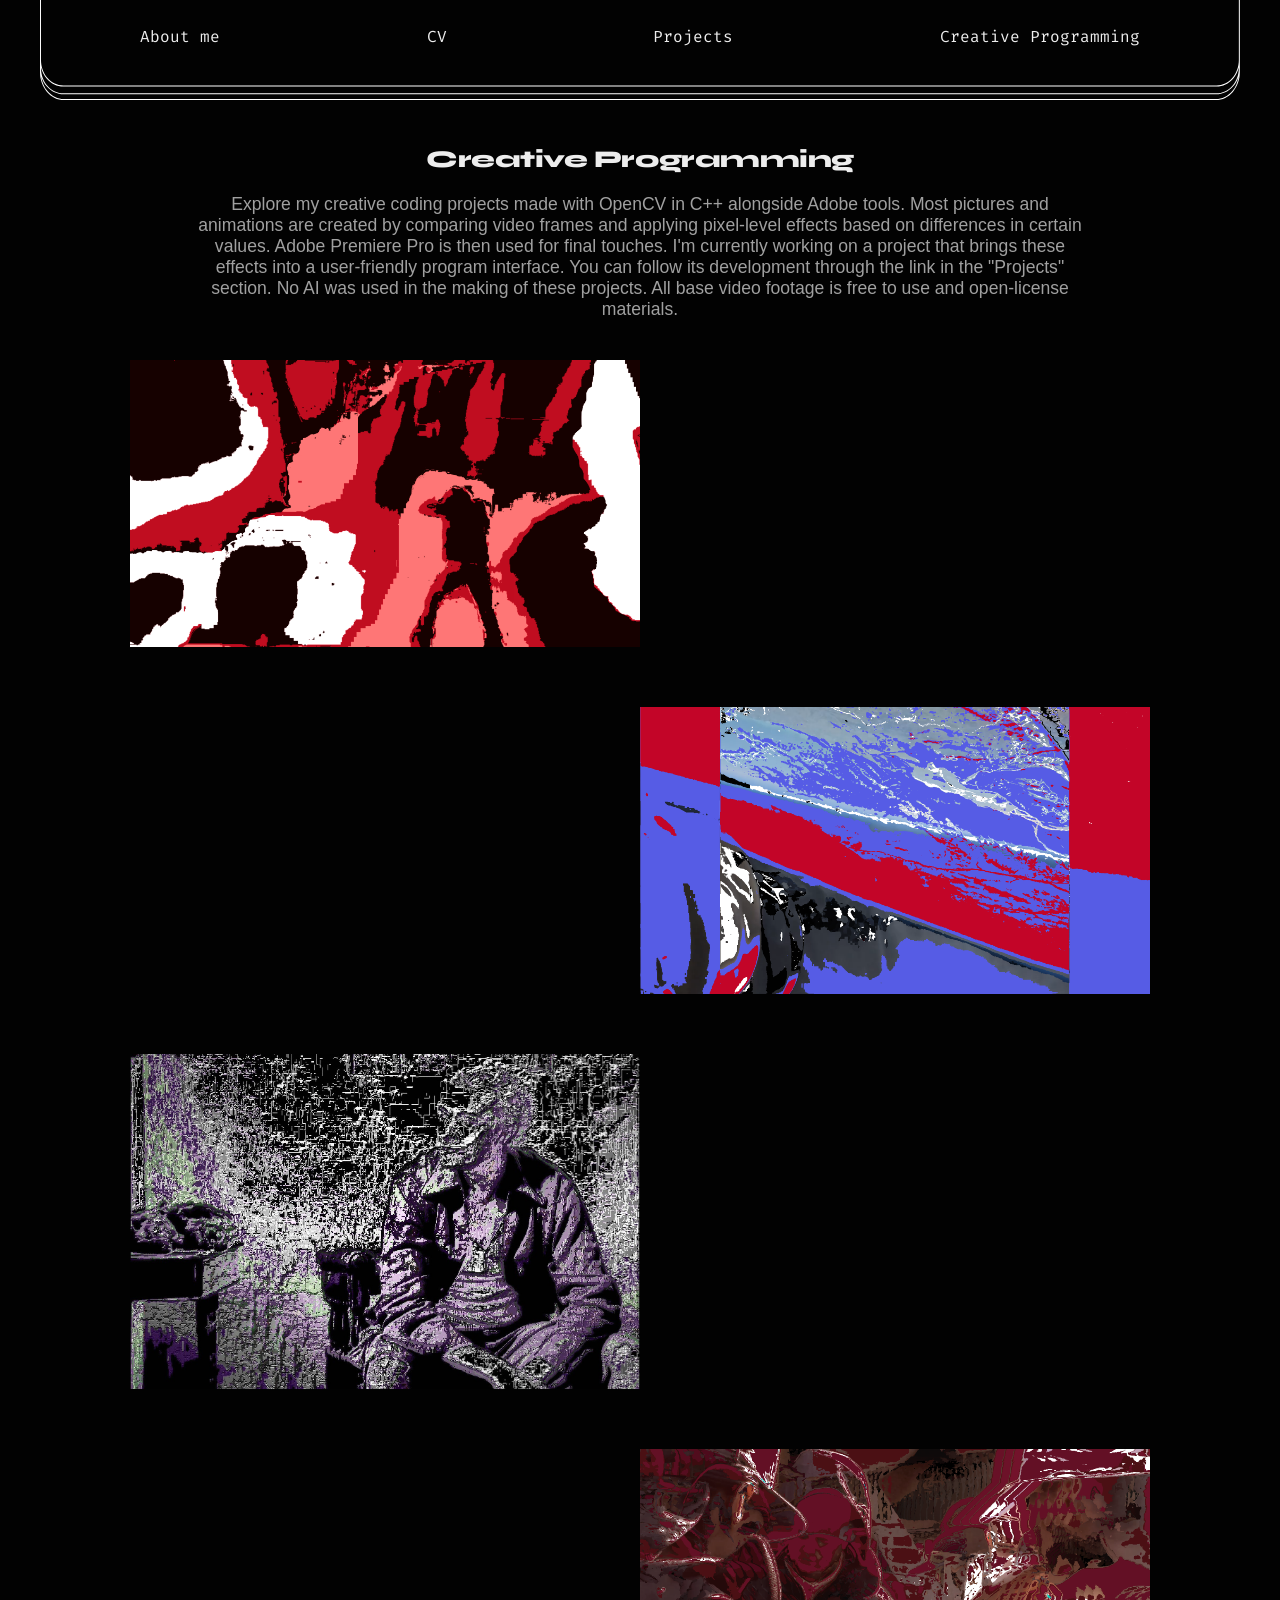
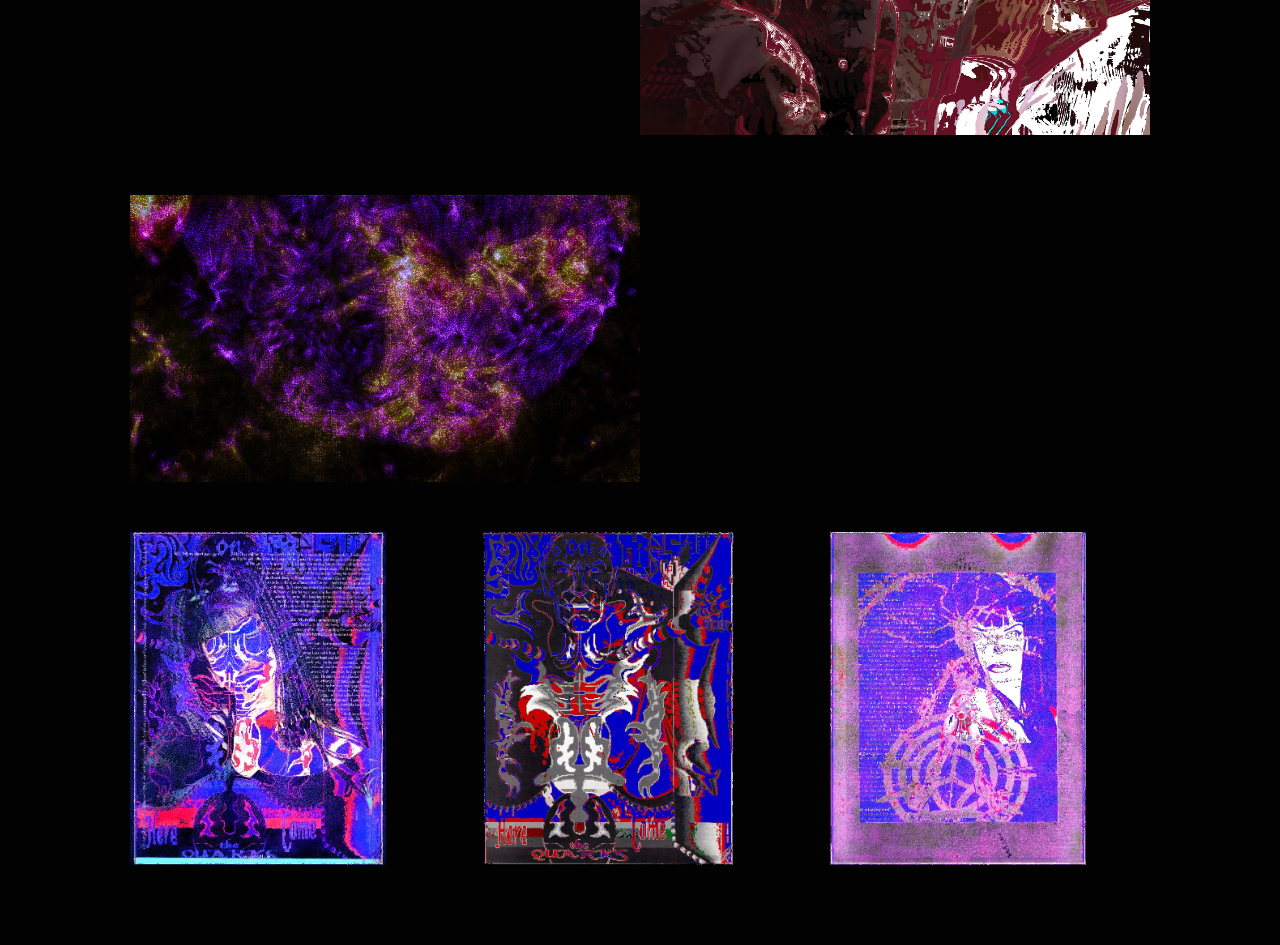
<file: html/page_creative.html>
<!DOCTYPE html>
<html lang="en">
<head>
    <meta charset="UTF-8">
    <meta name="viewport" content="width=device-width, initial-scale=1.0">
    <link rel="stylesheet" href="../css/creative_style.css">
    <title>Min Hjemmeside</title>
</head>
<body>

    <!-- Toppanel / Navigasjonsmeny -->
    <header>
        <nav>
            <ul>
                <li><a href="../index.html">About me</a></li>
                <li><a href="page_CV.html">CV</a></li>
                <li><a href="page_projects.html">Projects</a></li>
                <li><a href="page_creative.html">Creative Programming</a></li>
            </ul>
        </nav>
    </header>

    <main>
        <section class="hero-section">
            <h1>Creative Programming</h1>
            <p class="subtitle">Explore my creative coding projects made with OpenCV in C++ alongside Adobe tools. 
                Most pictures and animations are created by comparing video frames and applying pixel-level
                effects based on differences in certain values. Adobe Premiere Pro is then used for final touches.
                I'm currently working on a project that brings these effects into a user-friendly program interface. 
                You can follow its development through the link in the "Projects" section.

                No AI was used in the making of these projects. All base video footage is free to use and open-license materials. 
            </p>
        </section>

        <section class="gallery">
            <div class="gallery-item">
                <img src="../Images/Carti2.jpg" alt="Prosjekt 1">
                <div class="bird-animation">
                    <video autoplay loop muted playsinline>
                        <source src="../Images/Birds.mp4" type="video/mp4">
                        Nettleseren din støtter ikke videoelementet.
                    </video>
                </div>
            </div>

            <div class="gallery-item">
                <img src="../Images/Render_Space_0178.png" alt="Prosjekt 2">
                <div class="gallery-text">
                    <!-- Tekst? -->
                </div>
            </div>

            <div class="gallery-item">
                <img src="../Images/Stockholm2.jpg" alt="Prosjekt 3">
                <div class="gallery-text">
                    <!-- Tekst? -->
                </div>
            </div>

            <div class="gallery-item">
                <img src="../Images/Render_Smoke_0046.png" alt="Prosjekt 2">
                <div class="gallery-text">
                    <!-- Tekst? -->
                </div>
            </div>

            <div class="gallery-item">
                <img src="../Images/Stockholm1.jpg" alt="Prosjekt 2">
                <div class="gallery-text">
                    <!-- Tekst? -->
                </div>
            </div>
        </section>

        <section class="portrait-grid">
            <div class="portrait-item">
                <img src="../Images/BIB1.jpg" alt="Prosjekt 1">
                    <!-- Tekst? -->
            </div>
            <div class="portrait-item">
                <img src="../Images/BIB2.jpg" alt="Prosjekt 2">
                    <!-- Tekst? -->
            </div>
            <div class="portrait-item">
                <img src="../Images/BIB3.jpg" alt="Prosjekt 3">
                    <!-- Tekst? -->
            </div>
        </section>

        

    </main>

</body>
</html>
</file>
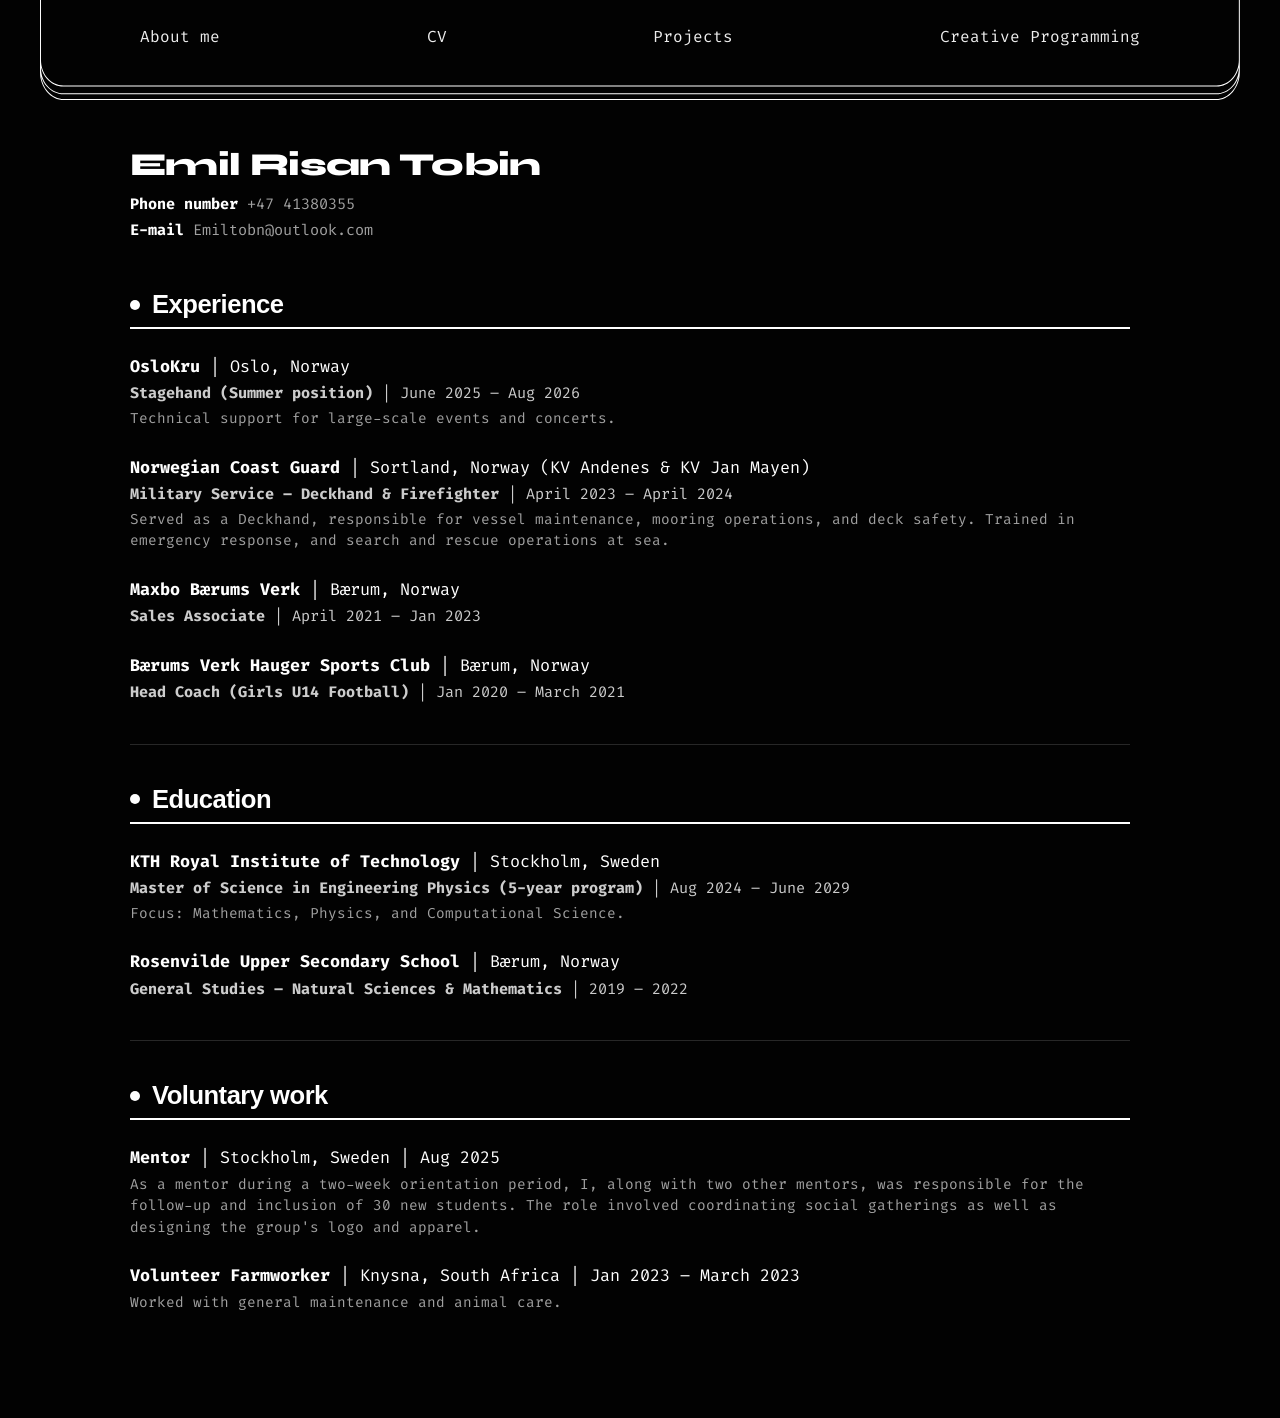
<file: html/page_CV.html>
<!DOCTYPE html>
<html lang="en">
<head>
    <meta charset="UTF-8">
    <meta name="viewport" content="width=device-width, initial-scale=1.0">
    <link rel="stylesheet" href="../css/CV_style.css">
    <title>Min Hjemmeside</title>
</head>
<body>

    <!-- Toppanel / Navigasjonsmeny -->
    <header>
        <nav>
            <ul>
                <li><a href="../index.html">About me</a></li>
                <li><a href="page_CV.html">CV</a></li>
                <li><a href="page_projects.html">Projects</a></li>
                <li><a href="page_creative.html">Creative Programming</a></li>
            </ul>
        </nav>
    </header>

    <main>
        <div class="cv-container">
            <!-- Header -->
            <header class="cv-header">
                <div class="header-info">
                    <h1>Emil Risan Tobin</h1>
                    <ul class="contact-list">
                        <li><strong>Phone number</strong> +47 41380355</li>
                        <li><strong>E-mail</strong> Emiltobn@outlook.com</li>
                    </ul>
                </div>
            </header>

            <!-- Experience -->
            <section class="cv-section">
                <h2>Experience</h2>

                <article class="cv-item">
                    <p class="company-location"><strong>OsloKru</strong> | Oslo, Norway</p>
                    <p class="job-title-date"><strong>Stagehand (Summer position)</strong> | June 2025 – Aug 2026</p>
                    <p class="description">Technical support for large-scale events and concerts.</p>
                </article>

                <article class="cv-item">
                    <p class="company-location"><strong>Norwegian Coast Guard</strong> | Sortland, Norway (KV Andenes & KV Jan Mayen)</p>
                    <p class="job-title-date"><strong>Military Service – Deckhand & Firefighter</strong> | April 2023 – April 2024</p>
                    <p class="description">Served as a Deckhand, responsible for vessel maintenance, mooring operations, and deck safety. Trained in emergency response, and search and rescue operations at sea.</p>
                </article>

                <article class="cv-item">
                    <p class="company-location"><strong>Maxbo Bærums Verk</strong> | Bærum, Norway</p>
                    <p class="job-title-date"><strong>Sales Associate</strong> | April 2021 – Jan 2023</p>
                </article>

                <article class="cv-item">
                    <p class="company-location"><strong>Bærums Verk Hauger Sports Club</strong> | Bærum, Norway</p>
                    <p class="job-title-date"><strong>Head Coach (Girls U14 Football)</strong> | Jan 2020 – March 2021</p>
                </article>
            </section>

            <hr>

            <!-- Education -->
            <section class="cv-section">
                <h2>Education</h2>

                <article class="cv-item">
                    <p class="institution-location"><strong>KTH Royal Institute of Technology</strong> | Stockholm, Sweden</p>
                    <p class="degree-date"><strong>Master of Science in Engineering Physics (5-year program)</strong> | Aug 2024 – June 2029</p>
                    <p class="description">Focus: Mathematics, Physics, and Computational Science.</p>
                </article>

                <article class="cv-item">
                    <p class="institution-location"><strong>Rosenvilde Upper Secondary School</strong> | Bærum, Norway</p>
                    <p class="degree-date"><strong>General Studies – Natural Sciences & Mathematics</strong> | 2019 – 2022</p>
                </article>
            </section>

            <hr>

            <!-- Voluntary Experience -->
            <section class="cv-section">
                <h2>Voluntary work</h2>

                <article class="cv-item">
                    <p class="role-location-date"><strong>Mentor</strong> | Stockholm, Sweden | Aug 2025</p>
                    <p class="description">As a mentor during a two-week orientation period, I, along with two other mentors, was responsible for the follow-up and inclusion of 30 new students. The role involved coordinating social gatherings as well as designing the group's logo and apparel.</p>
                </article>

                <article class="cv-item">
                    <p class="role-location-date"><strong>Volunteer Farmworker</strong> | Knysna, South Africa | Jan 2023 – March 2023</p>
                    <p class="description">Worked with general maintenance and animal care.</p>
                </article>
            </section>
        </div>
    </main>

</body>
</html>
</file>
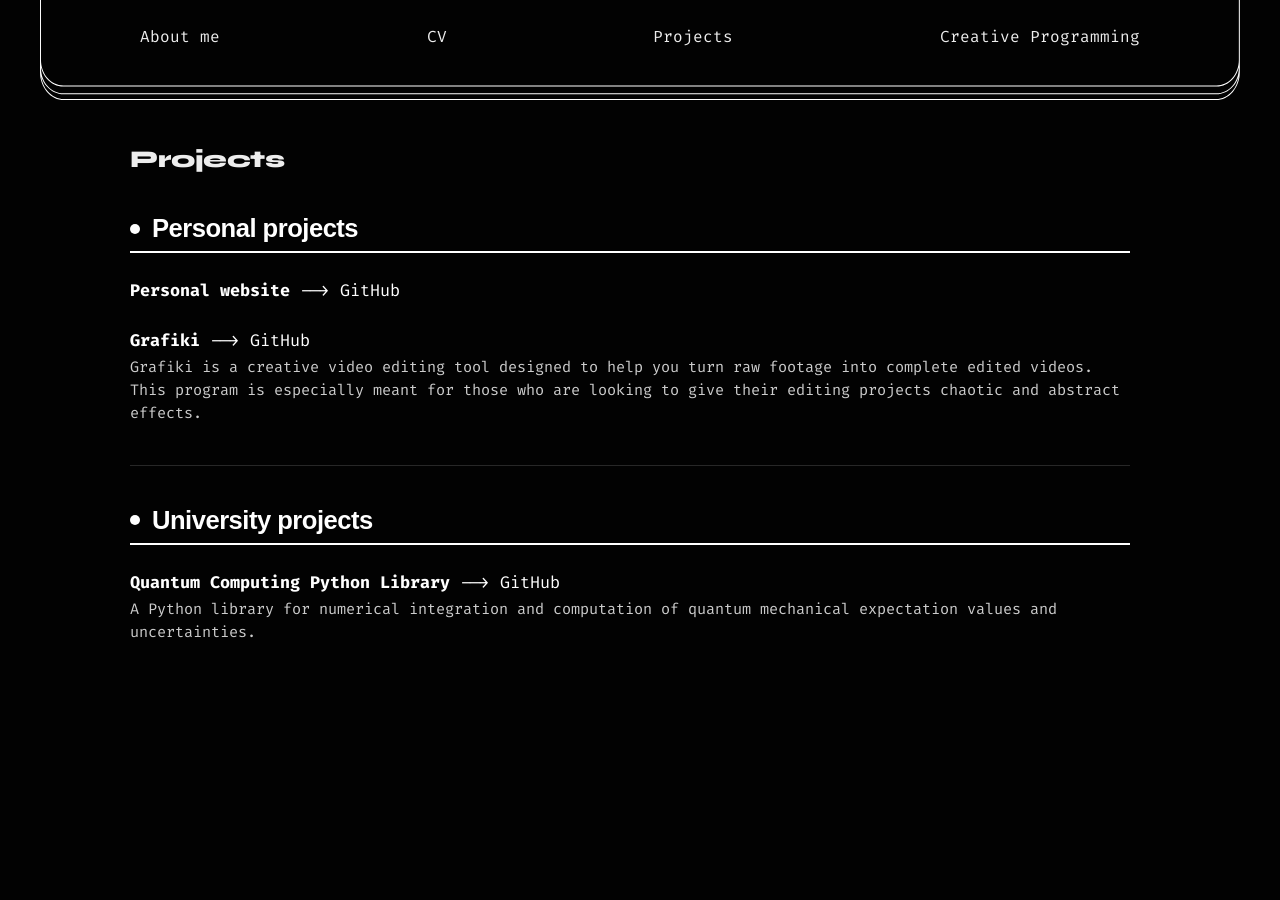
<file: html/page_projects.html>
<!DOCTYPE html>
<html lang="en">
<head>
    <meta charset="UTF-8">
    <meta name="viewport" content="width=device-width, initial-scale=1.0">
    <link rel="stylesheet" href="../css/projects_style.css">
    <title>Min Hjemmeside</title>
</head>
<body>

    <header>
        <nav>
            <ul>
                <li><a href="../index.html">About me</a></li>
                <li><a href="page_CV.html">CV</a></li>
                <li><a href="page_projects.html">Projects</a></li>
                <li><a href="page_creative.html">Creative Programming</a></li>
            </ul>
        </nav>
    </header>

    <main>
        <section>
            <h1>Projects</h1>
        </section>

        <div class="project-container">
            
            <!-- Projects -->
            <section class="project-section">
                <h2>Personal projects</h2>

                <article class="project-item">
                    <p class="company-location"><strong>Personal website</strong> -->  <a href="https://github.com/EmilTobin/Personal-Website.git" target="_blank">GitHub</a></p>
                </article>

                <article class="project-item">
                    <p class="company-location"><strong>Grafiki</strong> -->  <a href="https://github.com/EmilTobin/Grafiki" target="_blank">GitHub</a></p>
                    <p class="job-title-date">Grafiki is a creative video editing tool designed to help you turn raw footage into complete edited videos. This program is especially meant for those who are looking to give their editing projects chaotic and abstract effects.</p>
                </article>
            </section>

            <hr>

            <!-- Education -->
            <section class="project-section">
                <h2>University projects</h2>

                <article class="project-item">
                    <p class="company-location"><strong>Quantum Computing Python Library</strong> -->  <a href="https://github.com/EmilTobin/Quantum-mechanics-Python-library" target="_blank">GitHub</a></p>
                    <p class="job-title-date">A Python library for numerical integration and computation of quantum mechanical expectation values and uncertainties.</p>
                </article>
            </section>
        </div>






    </main>

</body>
</html>
</file>
<file: css/creative_style.css>
/* Fonter */
@import url('https://fonts.googleapis.com/css2?family=Fira+Code:wght@400;500&family=Syne:wght@700;800&display=swap');

body {
    font-family: 'Fira Code', monospace;
    background-color: #020202; 
    color: #ededed;            
    margin: 0;
    padding: 0px 130px 80px;        
}

img, video {
    max-width: 100%;
    height: auto;
    display: block;
}

/* Overskrifter med Syne */
h1, h2, h3 {
    font-family: 'Syne', sans-serif;
    font-weight: 800;
    letter-spacing: -0.02em;   
    margin-top: 40px;
}

/* ---- Header ---- */
header {
    position: fixed;          
    top: -10px;                   
    left: 40px;               
    right: 40px;
    z-index: 1000;            
    margin-top: 0;            
}

main {
    padding-top: 105px;       
}

nav {
    position: relative;
    width: 100%;
    
    background-image: url('../Images/ramme4.svg'); 
    background-size: 100% 100%;
    background-repeat: no-repeat;
    
    aspect-ratio: 1821 / 179; 
    min-height: 0;      /* Hjelper Safari med å beregne aspect-ratio i flex/fixed context */

    display: flex;
    align-items: center;
    box-sizing: border-box;

    padding: 5px 100px 30px 100px;
}

/* ---- Header ---- */
nav ul {
    list-style: none;
    margin: 0;
    padding: 0;
    width: 100%;
    
    display: flex;
    justify-content: space-between;
    align-items: center;
}

nav a {
    text-decoration: none;
    color: #ededed;           
    font-family: inherit;
    transition: color 0.2s ease;
}

nav a:hover {
    opacity: 0.7;           
}

/* ---- Scrollbar ---- */
/* Chrome, Safari og Opera */
html::-webkit-scrollbar {
    display: none;
}

/* Firefox og IE/Edge */
html {
    scrollbar-width: none;     
    -ms-overflow-style: none;  
}



/*---------------------------------------------------------------------------------


/* --- Overskrift og intro-tekst --- */
h1 {
    text-align: center;
}
.subtitle {
    font-family: 'Helvetica Neue', Helvetica, Arial, sans-serif;
    color: #a0a0a0;
    font-size: 1.1rem;
    max-width: 900px;
    margin: 0 auto; 
    text-align: center;
}

/* --- Bilder --- */
.gallery {
    display: flex;
    flex-direction: column;
    gap: 60px; 
    margin-top: 40px;
}

.gallery-item {
    display: flex;
    align-items: center;
    gap: 40px; 
    position: relative; 
}

/* Sikksakk */
.gallery-item:nth-child(even) {
    flex-direction: row-reverse;
}

/* Dimesnjon 1920x1080 */
.gallery-item img {
    width: 50%; 
    max-width: 50%;     
    flex-shrink: 0;    
    height: auto;
    border-radius: 0px; 
    object-fit: cover;
}

.gallery-text {
    width: 50%;
}

.gallery-text h2 {
    font-family: 'Helvetica Neue', Helvetica, Arial, sans-serif;
    margin-top: 0;
    color: #ffffff;
}

.gallery-text p {
    color: #a0a0a0;
    line-height: 1.6;
}

/* Rutenett bilder */
.portrait-grid {
    display: grid;
    grid-template-columns: repeat(3, 1fr); 
    gap: 30px;                             
    margin-top: 50px;
}

.portrait-item img {
    width: 80%;
    height: auto;
    display: block;
    border-radius: 0; 
}

.portrait-item p {
    color: #a0a0a0;
    font-size: 0.9rem;
    margin-top: 10px;
}

.bird-animation {
    position: absolute;
    width: 450px;
    left: 50%;          
    pointer-events: none; 
}

.bird-animation video {
    width: 230%;
    height: auto;
    display: block;
    mix-blend-mode: screen;
}


/* ---- Animasjoner ---- */
@keyframes ultraSmoothFade {
    0% {
        opacity: 0;
        transform: translateY(-5px);
        filter: blur(1px); 
    }
    100% {
        opacity: 1;
        transform: translateY(0);
        filter: blur(0);    
    }
}

/* Åpningsanimasjon */
main {
    opacity: 0; 
    animation-name: ultraSmoothFade;
    animation-duration: 0.8s; 
    
    animation-timing-function: cubic-bezier(0.25, 1, 0.5, 1); 
    animation-fill-mode: forwards;
}

main {
    animation-delay: 0.2s;
}
</file>
<file: css/CV_style.css>
/* Fonter */
@import url('https://fonts.googleapis.com/css2?family=Fira+Code:wght@400;500&family=Syne:wght@700;800&display=swap');

body {
    font-family: 'Fira Code', monospace;
    background-color: #020202; 
    color: #ededed;           
    margin: 0;
    padding: 0px 130px 80px;        
}

/* Overskrifter med Syne */
h1, h2, h3 {
    font-family: 'Syne', sans-serif;
    font-weight: 800;
    letter-spacing: -0.02em;  
    margin-top: 20px;
}

/* ---- Header ---- */
header {
    position: fixed;          
    top: -10px;               
    left: 40px;               
    right: 40px;
    z-index: 1000;            
}

main {
    padding-top: 250px; 
    opacity: 0; 
    animation-name: ultraSmoothFade;
    animation-duration: 0.8s; 
    animation-timing-function: cubic-bezier(0.25, 1, 0.5, 1); 
    animation-fill-mode: forwards;
    animation-delay: 0.2s;
}

nav {
    position: relative;
    width: 100%;

    background-image: url('../Images/ramme4.svg'); 
    background-size: 100% 100%;
    background-repeat: no-repeat;
    aspect-ratio: 1821 / 179; 

    display: flex;
    align-items: center;
    box-sizing: border-box;
    padding: 5px 100px 30px 100px;
}

nav ul {
    list-style: none;
    margin: 0;
    padding: 0;
    width: 100%;
    display: flex;
    justify-content: space-between;
    align-items: center;
}

nav a {
    text-decoration: none;
    color: #ededed;           
    font-family: inherit;
    transition: color 0.2s ease;
}

nav a:hover {
    opacity: 0.7;           
}

/* ---- Scrollbar ---- */
/* Chrome, Safari og Opera */
html::-webkit-scrollbar {
    display: none;
}

/* Firefox og IE/Edge */
html {
    scrollbar-width: none;  
    -ms-overflow-style: none;  
}

/* ---- Animasjoner ---- */
@keyframes ultraSmoothFade {
    0% {
        opacity: 0;
        transform: translateY(-5px);
        filter: blur(1px); 
    }
    100% {
        opacity: 1;
        transform: translateY(0);
        filter: blur(0);    
    }
}

/* --- CV-container --- */
.cv-container {
    max-width: 1000px;
    margin: 0px;
    padding: 0px;
    color: #e0e0e0;
}

.cv-header {
    margin-top: 135px; 
    left: 0px;
}

/* Navn*/
.cv-header h1 {
    font-family: 'Syne', sans-serif;
    /*font-size: 2.8rem;*/
    color: #ffffff;
    margin-bottom: 10px;
}

.contact-list {
    list-style: none;
    padding: 0;
    margin: 0 0 40px 0;
}

.contact-list li {
    font-size: 0.95rem;
    color: #a0a0a0;
    margin-bottom: 6px;
}

.contact-list strong {
    color: #ffffff;
}

/* --- Seksjons-overskrifter --- */
.cv-section h2 {
    font-family: 'Helvetica Neue', Helvetica, Arial, sans-serif; 
    font-size: 1.6rem;
    color: #ffffff;
    display: flex;
    align-items: center;
    gap: 12px;                        
    padding-bottom: 8px;
    border-bottom: 2px solid #ffffff;  
    margin-top: 40px;
    margin-bottom: 25px;
}

.cv-section h2::before {
    content: '';
    display: inline-block;
    width: 10px;
    height: 10px;
    background-color: #ffffff;         
    border-radius: 50%;                
    flex-shrink: 0;
}

/* --- Enkeltelementer i CV-en --- */
.cv-item {
    margin-bottom: 25px;
}

.cv-item p {
    margin: 3px 0;
    line-height: 1.5;
}

.company-location,
.institution-location,
.role-location-date {
    color: #ffffff;
    font-size: 1.05rem;
}

.job-title-date,
.degree-date {
    color: #cccccc;
    font-size: 0.95rem;
}

.description {
    color: #a0a0a0;
    font-size: 0.9rem;
    margin-top: 6px;
}

.cv-container hr {
    border: none;
    border-top: 1px solid rgba(255, 255, 255, 0.15); 
    margin: 40px 0;
}
</file>
<file: css/projects_style.css>
/* Fonter*/
@import url('https://fonts.googleapis.com/css2?family=Fira+Code:wght@400;500&family=Syne:wght@700;800&display=swap');

body {
    font-family: 'Fira Code', monospace;
    background-color: #020202; 
    color: #ededed;           
    margin: 0;
    padding: 0px 130px 80px;      
}

/* Overskrifter med Syne */
h1, h2, h3 {
    font-family: 'Syne', sans-serif;
    font-weight: 800;
    letter-spacing: -0.02em;  
    margin-top: 40px;
}

/* ---- Header ---- */
header {
    position: fixed;          
    top: -10px;                   
    left: 40px;               
    right: 40px;
    z-index: 1000;            
    
    margin-top: 0;            
}

main {
    padding-top: 105px;       
}

nav {
    position: relative;
    width: 100%;
    
    /* SVG-ramme */
    background-image: url('../Images/ramme4.svg'); 
    background-size: 100% 100%;
    background-repeat: no-repeat;
    
    /* SVG dimensjon (1821x179) */
    aspect-ratio: 1821 / 179; 

    display: flex;
    align-items: center;
    box-sizing: border-box;

    padding: 5px 100px 30px 100px;
}

nav ul {
    list-style: none;
    margin: 0;
    padding: 0;
    width: 100%;
    
    display: flex;
    justify-content: space-between;
    align-items: center;
}

nav a {
    text-decoration: none;
    color: #ededed;           
    font-family: inherit;
    transition: color 0.2s ease;
}

nav a:hover {
    opacity: 0.7;           
}


/* ---- Scrollbar ---- */
/* Chrome, Safari og Opera */
html::-webkit-scrollbar {
    display: none;
}

/* Firefox og IE/Edge */
html {
    scrollbar-width: none;  
    -ms-overflow-style: none;  
}

/* ---- Åpningsanimasjon ---- */
@keyframes ultraSmoothFade {
    0% {
        opacity: 0;
        transform: translateY(-5px);
        filter: blur(1px); 
    }
    100% {
        opacity: 1;
        transform: translateY(0);
        filter: blur(0);    
    }
}

main {
    opacity: 0; 
    animation-name: ultraSmoothFade;
    animation-duration: 0.8s; 
    
    animation-timing-function: cubic-bezier(0.25, 1, 0.5, 1); 
    animation-fill-mode: forwards;
}

main {
    animation-delay: 0.2s;
}

/*---------------------------------------------------------------------------------



/*-------- Prosjekter --------*/
.project-container {
    max-width: 1000px;
    margin: 0;
    padding: 0;
    color: #e0e0e0;
}

/* Overskrifter */
.project-section h2 {
    font-family: 'Helvetica Neue', Helvetica, Arial, sans-serif;
    font-size: 1.6rem;
    color: #ffffff;
    display: flex;
    align-items: center;
    gap: 12px;
    padding-bottom: 8px;
    border-bottom: 2px solid #ffffff;
    margin-top: 40px;
    margin-bottom: 25px;
}

/* Den hvite sirkelen foran overskriften */
.project-section h2::before {
    content: '';
    display: inline-block;
    width: 10px;
    height: 10px;
    background-color: #ffffff;
    border-radius: 50%;
    flex-shrink: 0;
}

.project-item {
    margin-bottom: 25px;
}

.project-item p {
    margin: 3px 0;
    line-height: 1.5;
}

.company-location,
.institution-location {
    color: #ffffff;
    font-size: 1.05rem;
}

.job-title-date,
.degree-date {
    color: #cccccc;
    font-size: 0.95rem;
}

.description {
    color: #a0a0a0;
    font-size: 0.9rem;
    margin-top: 6px;
}

/* Skillelinje */
.project-container hr {
    border: none;
    border-top: 1px solid rgba(255, 255, 255, 0.15);
    margin: 40px 0;
}

/* Styling for lenkene i prosjektlisten */
.company-location a {
    color: #ffffff;             
    font-family: inherit;      
    text-decoration: none; 
    transition: color 0.2s ease;
}

.company-location a:hover {
    color: #a0a0a0;            
}
</file>
